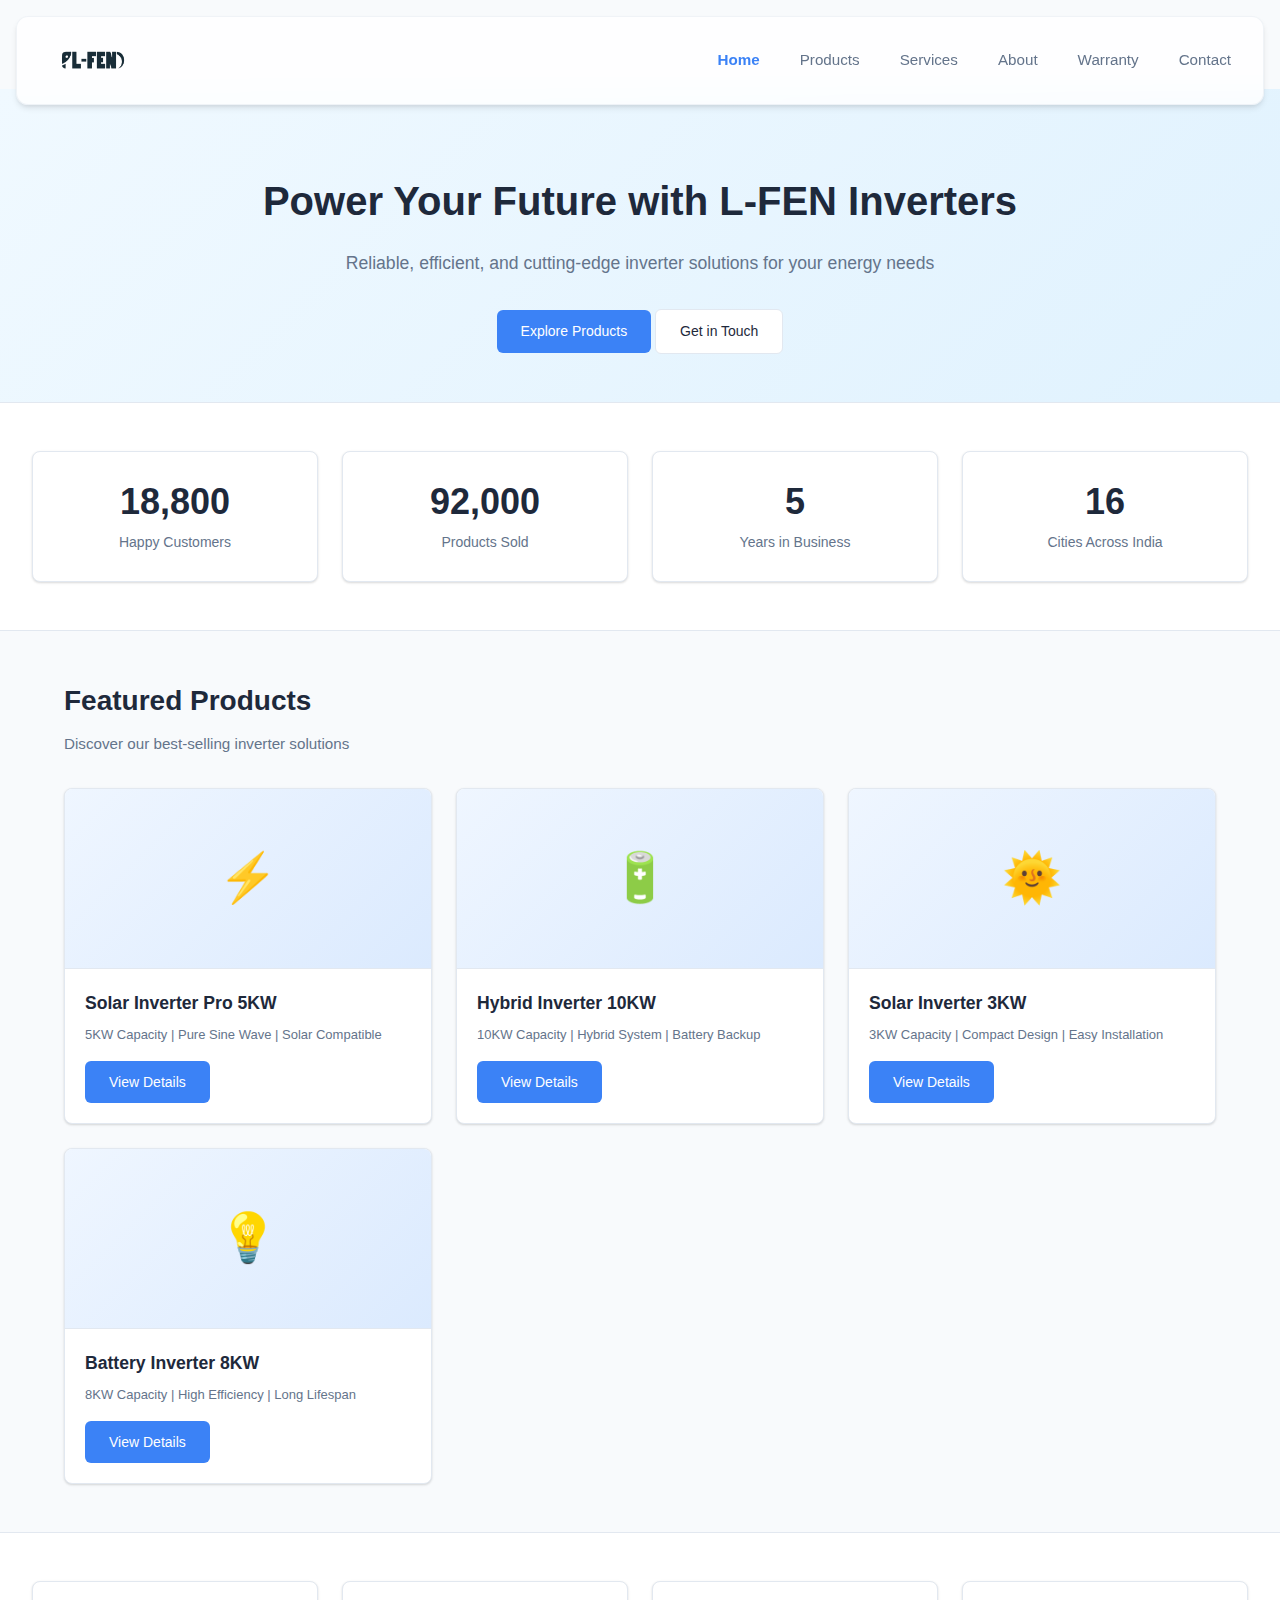
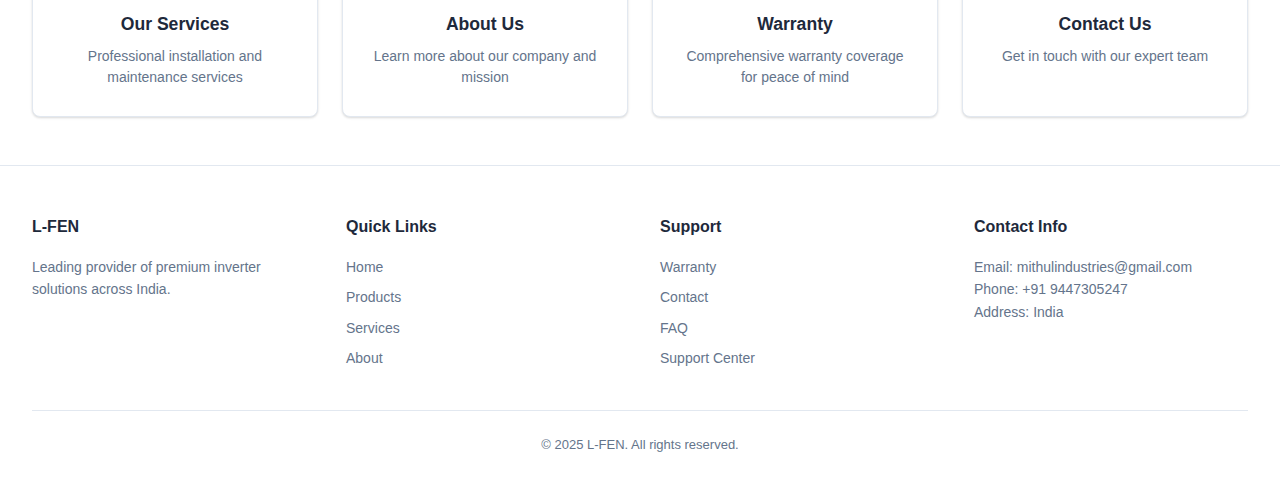
<file: index.html>
<!DOCTYPE html>
<html lang="en">
  <head>
    <meta charset="UTF-8" />
    <meta name="viewport" content="width=device-width, initial-scale=1.0" />
    <title>L-FEN - Premium Inverter Solutions</title>
    <link rel="stylesheet" href="style.css" />
  </head>
  <body>
    <!-- Header -->
    <header>
      <nav>
        <a href="index.html" class="logo">
          <img src="logo.png" alt="L-FEN Logo" />
        </a>
        <button class="menu-toggle">☰</button>
        <ul class="nav-links">
          <li><a href="index.html">Home</a></li>
          <li><a href="products.html">Products</a></li>
          <li><a href="services.html">Services</a></li>
          <li><a href="about.html">About</a></li>
          <li><a href="warranty.html">Warranty</a></li>
          <li><a href="contact.html">Contact</a></li>
        </ul>
      </nav>
    </header>

    <!-- Hero Section -->
    <section class="hero">
      <div class="hero-content">
        <h1>Power Your Future with L-FEN Inverters</h1>
        <p>
          Reliable, efficient, and cutting-edge inverter solutions for your
          energy needs
        </p>
        <a href="products.html" class="btn">Explore Products</a>
        <a href="contact.html" class="btn btn-secondary">Get in Touch</a>
      </div>
    </section>

    <!-- Stats Section -->
    <section class="stats-section">
      <div class="stats-grid">
        <div class="stat-card">
          <div class="stat-number" data-target="50000">50,000+</div>
          <div class="stat-label">Happy Customers</div>
        </div>
        <div class="stat-card">
          <div class="stat-number" data-target="250000">250,000+</div>
          <div class="stat-label">Products Sold</div>
        </div>
        <div class="stat-card">
          <div class="stat-number" data-target="15">15+</div>
          <div class="stat-label">Years in Business</div>
        </div>
        <div class="stat-card">
          <div class="stat-number" data-target="45">45+</div>
          <div class="stat-label">Cities Across India</div>
        </div>
      </div>
    </section>

    <!-- Featured Products -->
    <section class="products-section">
      <div class="container">
        <h2 class="section-title">Featured Products</h2>
        <p class="section-subtitle">
          Discover our best-selling inverter solutions
        </p>
        <div class="products-grid">
          <div class="product-card">
            <div class="product-image">⚡</div>
            <div class="product-info">
              <h3 class="product-name">Solar Inverter Pro 5KW</h3>
              <p class="product-specs">
                5KW Capacity | Pure Sine Wave | Solar Compatible
              </p>
              <a href="products.html" class="btn">View Details</a>
            </div>
          </div>
          <div class="product-card">
            <div class="product-image">🔋</div>
            <div class="product-info">
              <h3 class="product-name">Hybrid Inverter 10KW</h3>
              <p class="product-specs">
                10KW Capacity | Hybrid System | Battery Backup
              </p>
              <a href="products.html" class="btn">View Details</a>
            </div>
          </div>
          <div class="product-card">
            <div class="product-image">🌞</div>
            <div class="product-info">
              <h3 class="product-name">Solar Inverter 3KW</h3>
              <p class="product-specs">
                3KW Capacity | Compact Design | Easy Installation
              </p>
              <a href="products.html" class="btn">View Details</a>
            </div>
          </div>
          <div class="product-card">
            <div class="product-image">💡</div>
            <div class="product-info">
              <h3 class="product-name">Battery Inverter 8KW</h3>
              <p class="product-specs">
                8KW Capacity | High Efficiency | Long Lifespan
              </p>
              <a href="products.html" class="btn">View Details</a>
            </div>
          </div>
        </div>
      </div>
    </section>

    <!-- Quick Links -->
    <section class="quick-links">
      <div class="links-grid">
        <a href="services.html" class="link-card">
          <h3>Our Services</h3>
          <p>Professional installation and maintenance services</p>
        </a>
        <a href="about.html" class="link-card">
          <h3>About Us</h3>
          <p>Learn more about our company and mission</p>
        </a>
        <a href="warranty.html" class="link-card">
          <h3>Warranty</h3>
          <p>Comprehensive warranty coverage for peace of mind</p>
        </a>
        <a href="contact.html" class="link-card">
          <h3>Contact Us</h3>
          <p>Get in touch with our expert team</p>
        </a>
      </div>
    </section>

    <!-- Footer -->
    <footer>
      <div class="footer-content">
        <div class="footer-section">
          <h4>L-FEN</h4>
          <p>Leading provider of premium inverter solutions across India.</p>
        </div>
        <div class="footer-section">
          <h4>Quick Links</h4>
          <ul>
            <li><a href="index.html">Home</a></li>
            <li><a href="products.html">Products</a></li>
            <li><a href="services.html">Services</a></li>
            <li><a href="about.html">About</a></li>
          </ul>
        </div>
        <div class="footer-section">
          <h4>Support</h4>
          <ul>
            <li><a href="warranty.html">Warranty</a></li>
            <li><a href="contact.html">Contact</a></li>
            <li><a href="#">FAQ</a></li>
            <li><a href="#">Support Center</a></li>
          </ul>
        </div>
        <div class="footer-section">
          <h4>Contact Info</h4>
          <p>Email: mithulindustries@gmail.com</p>
          <p>Phone: +91 9447305247</p>
          <p>Address: India</p>
        </div>
      </div>
      <div class="footer-bottom">
        <p>&copy; 2025 L-FEN. All rights reserved.</p>
      </div>
    </footer>

    <script src="main.js"></script>
  </body>
</html>
</file>
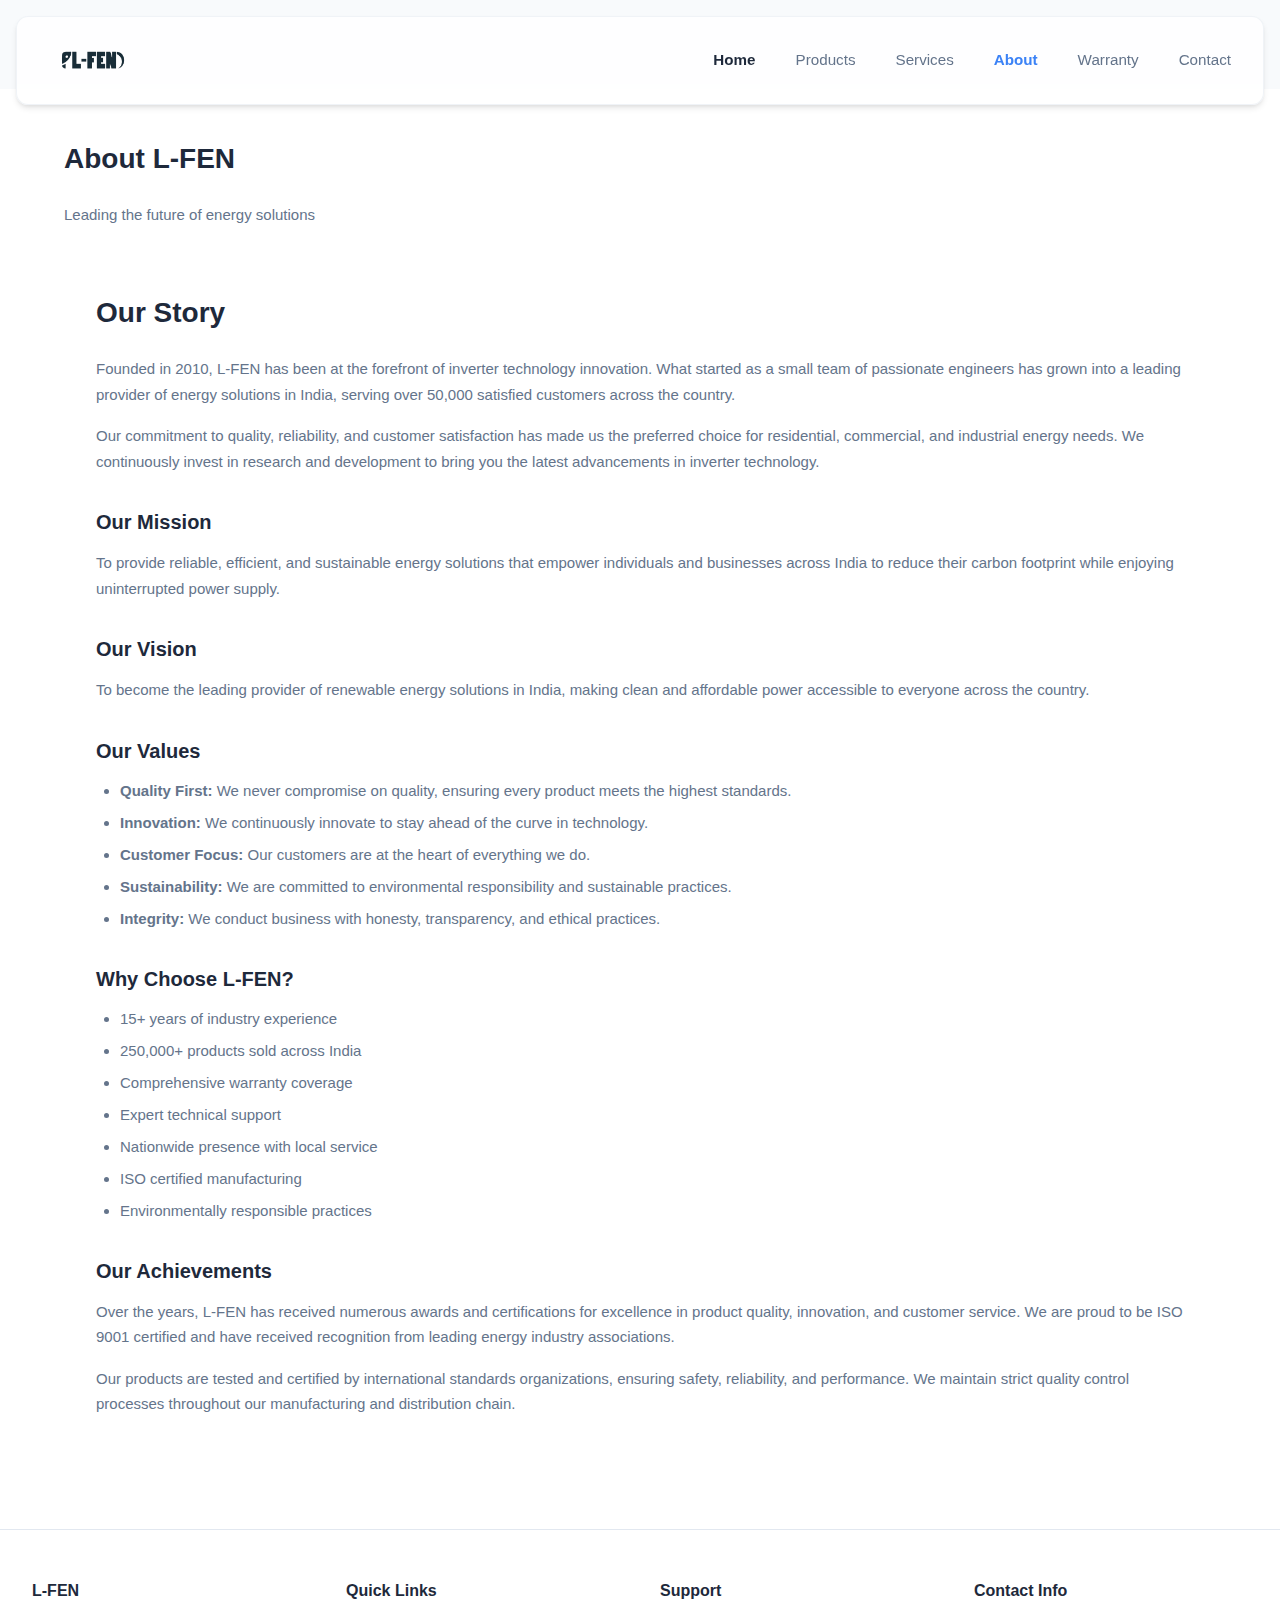
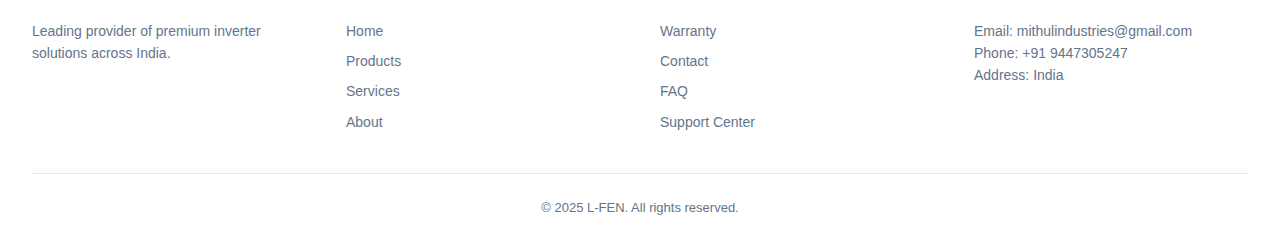
<file: about.html>
<!DOCTYPE html>
<html lang="en">
  <head>
    <meta charset="UTF-8" />
    <meta name="viewport" content="width=device-width, initial-scale=1.0" />
    <title>About Us - L-FEN Inverters</title>
    <link rel="stylesheet" href="style.css" />
  </head>
  <body>
    <!-- Header -->
    <header>
      <nav>
        <a href="index.html" class="logo">
          <img src="logo.png" alt="L-FEN Logo" />
        </a>
        <button class="menu-toggle">☰</button>
        <ul class="nav-links">
          <li><a href="index.html">Home</a></li>
          <li><a href="products.html">Products</a></li>
          <li><a href="services.html">Services</a></li>
          <li><a href="about.html">About</a></li>
          <li><a href="warranty.html">Warranty</a></li>
          <li><a href="contact.html">Contact</a></li>
        </ul>
      </nav>
    </header>

    <!-- About Section -->
    <section class="content-section">
      <div class="container">
        <h2 class="section-title">About L-FEN</h2>
        <p class="section-subtitle">Leading the future of energy solutions</p>

        <div class="content-section">
          <h2>Our Story</h2>
          <p>
            Founded in 2010, L-FEN has been at the forefront of inverter
            technology innovation. What started as a small team of passionate
            engineers has grown into a leading provider of energy solutions in
            India, serving over 50,000 satisfied customers across the country.
          </p>
          <p>
            Our commitment to quality, reliability, and customer satisfaction
            has made us the preferred choice for residential, commercial, and
            industrial energy needs. We continuously invest in research and
            development to bring you the latest advancements in inverter
            technology.
          </p>

          <h3>Our Mission</h3>
          <p>
            To provide reliable, efficient, and sustainable energy solutions
            that empower individuals and businesses across India to reduce their
            carbon footprint while enjoying uninterrupted power supply.
          </p>

          <h3>Our Vision</h3>
          <p>
            To become the leading provider of renewable energy solutions in
            India, making clean and affordable power accessible to everyone
            across the country.
          </p>

          <h3>Our Values</h3>
          <ul>
            <li>
              <strong>Quality First:</strong> We never compromise on quality,
              ensuring every product meets the highest standards.
            </li>
            <li>
              <strong>Innovation:</strong> We continuously innovate to stay
              ahead of the curve in technology.
            </li>
            <li>
              <strong>Customer Focus:</strong> Our customers are at the heart of
              everything we do.
            </li>
            <li>
              <strong>Sustainability:</strong> We are committed to environmental
              responsibility and sustainable practices.
            </li>
            <li>
              <strong>Integrity:</strong> We conduct business with honesty,
              transparency, and ethical practices.
            </li>
          </ul>

          <h3>Why Choose L-FEN?</h3>
          <ul>
            <li>15+ years of industry experience</li>
            <li>250,000+ products sold across India</li>
            <li>Comprehensive warranty coverage</li>
            <li>Expert technical support</li>
            <li>Nationwide presence with local service</li>
            <li>ISO certified manufacturing</li>
            <li>Environmentally responsible practices</li>
          </ul>

          <h3>Our Achievements</h3>
          <p>
            Over the years, L-FEN has received numerous awards and
            certifications for excellence in product quality, innovation, and
            customer service. We are proud to be ISO 9001 certified and have
            received recognition from leading energy industry associations.
          </p>
          <p>
            Our products are tested and certified by international standards
            organizations, ensuring safety, reliability, and performance. We
            maintain strict quality control processes throughout our
            manufacturing and distribution chain.
          </p>
        </div>
      </div>
    </section>

    <!-- Footer -->
    <footer>
      <div class="footer-content">
        <div class="footer-section">
          <h4>L-FEN</h4>
          <p>Leading provider of premium inverter solutions across India.</p>
        </div>
        <div class="footer-section">
          <h4>Quick Links</h4>
          <ul>
            <li><a href="index.html">Home</a></li>
            <li><a href="products.html">Products</a></li>
            <li><a href="services.html">Services</a></li>
            <li><a href="about.html">About</a></li>
          </ul>
        </div>
        <div class="footer-section">
          <h4>Support</h4>
          <ul>
            <li><a href="warranty.html">Warranty</a></li>
            <li><a href="contact.html">Contact</a></li>
            <li><a href="#">FAQ</a></li>
            <li><a href="#">Support Center</a></li>
          </ul>
        </div>
        <div class="footer-section">
          <h4>Contact Info</h4>
          <p>Email: mithulindustries@gmail.com</p>
          <p>Phone: +91 9447305247</p>
          <p>Address: India</p>
        </div>
      </div>
      <div class="footer-bottom">
        <p>&copy; 2025 L-FEN. All rights reserved.</p>
      </div>
    </footer>

    <script src="main.js"></script>
  </body>
</html>
</file>
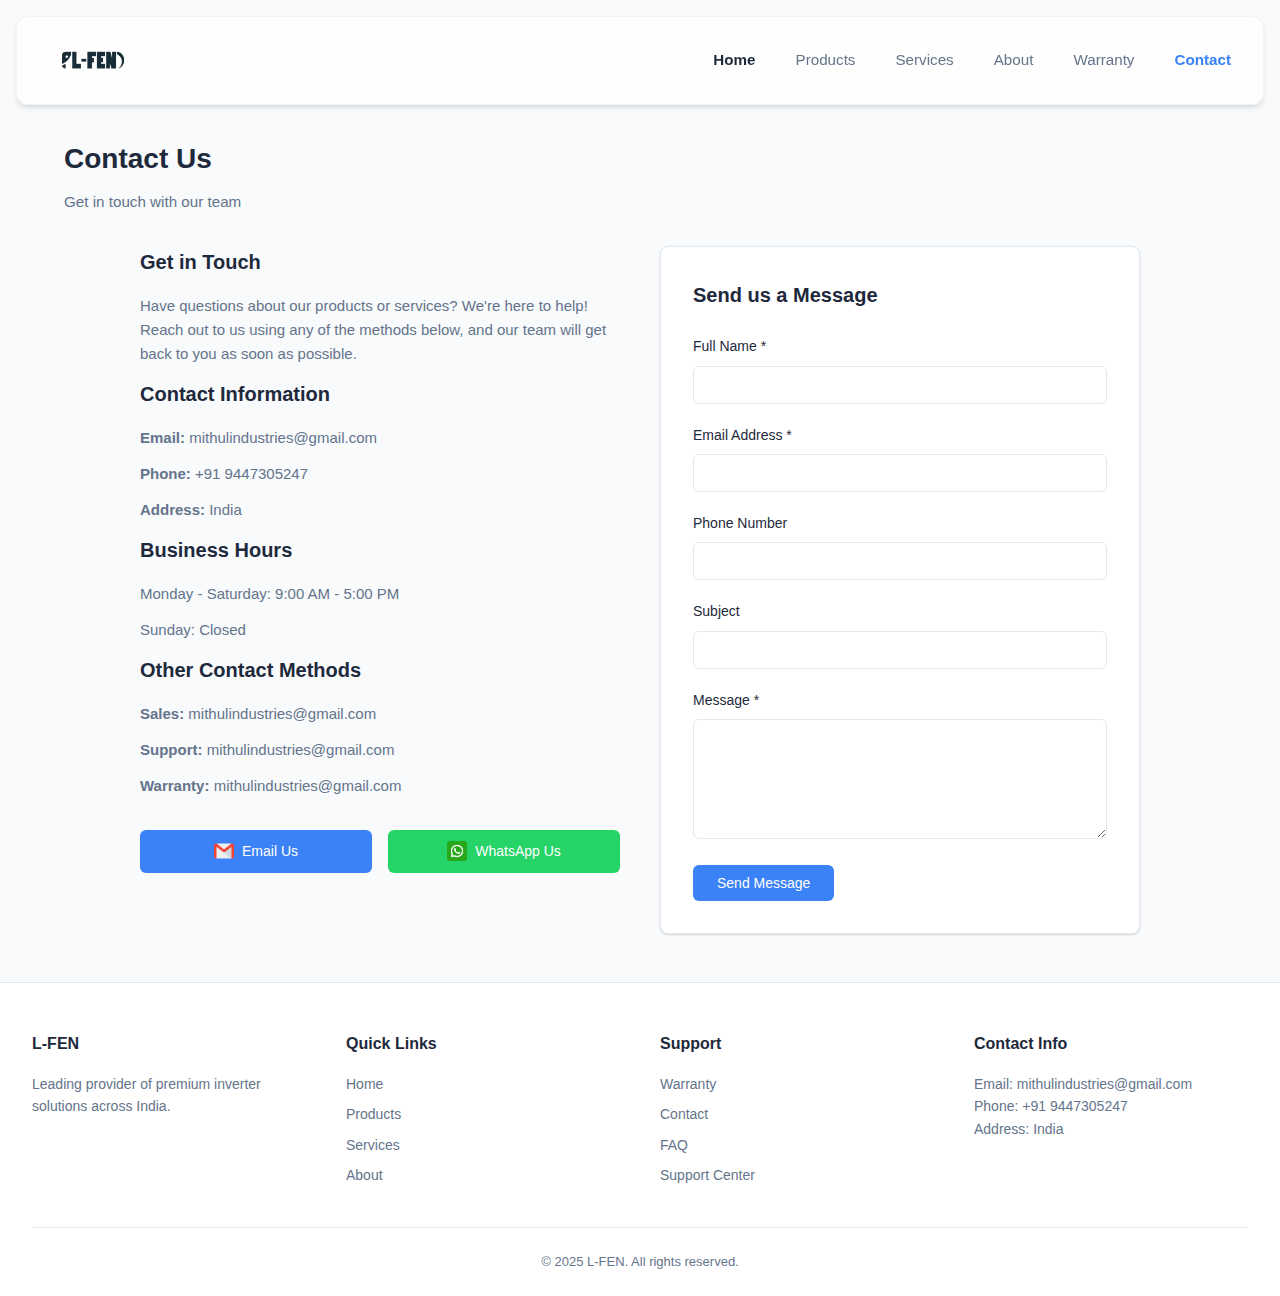
<file: contact.html>
<!DOCTYPE html>
<html lang="en">
  <head>
    <meta charset="UTF-8" />
    <meta name="viewport" content="width=device-width, initial-scale=1.0" />
    <title>Contact Us - L-FEN Inverters</title>
    <link rel="stylesheet" href="style.css" />
  </head>
  <body>
    <!-- Header -->
    <header>
      <nav>
        <a href="index.html" class="logo">
          <img src="logo.png" alt="L-FEN Logo" />
        </a>
        <button class="menu-toggle">☰</button>
        <ul class="nav-links">
          <li><a href="index.html">Home</a></li>
          <li><a href="products.html">Products</a></li>
          <li><a href="services.html">Services</a></li>
          <li><a href="about.html">About</a></li>
          <li><a href="warranty.html">Warranty</a></li>
          <li><a href="contact.html">Contact</a></li>
        </ul>
      </nav>
    </header>

    <!-- Contact Section -->
    <section class="contact-section">
      <div class="container">
        <h2 class="section-title">Contact Us</h2>
        <p class="section-subtitle">Get in touch with our team</p>

        <div class="contact-container">
          <div class="contact-info">
            <h3>Get in Touch</h3>
            <p>
              Have questions about our products or services? We're here to help!
              Reach out to us using any of the methods below, and our team will
              get back to you as soon as possible.
            </p>

            <h3>Contact Information</h3>
            <p><strong>Email:</strong> mithulindustries@gmail.com</p>
            <p><strong>Phone:</strong> +91 9447305247</p>
            <p><strong>Address:</strong> India</p>

            <h3>Business Hours</h3>
            <p>Monday - Saturday: 9:00 AM - 5:00 PM</p>
            <p>Sunday: Closed</p>

            <h3>Other Contact Methods</h3>
            <p><strong>Sales:</strong> mithulindustries@gmail.com</p>
            <p><strong>Support:</strong> mithulindustries@gmail.com</p>
            <p><strong>Warranty:</strong> mithulindustries@gmail.com</p>

            <div
              style="
                margin-top: 2rem;
                display: flex;
                gap: 1rem;
                flex-wrap: wrap;
              "
            >
              <a
                href="mailto:mithulindustries@gmail.com"
                class="btn"
                style="
                  flex: 1;
                  min-width: 150px;
                  text-align: center;
                  display: flex;
                  align-items: center;
                  justify-content: center;
                  gap: 0.5rem;
                "
              >
                <img
                  src="gmail.png"
                  alt="Gmail"
                  style="width: 20px; height: 20px"
                />
                Email Us
              </a>
              <a
                href="https://wa.me/919447305247"
                target="_blank"
                class="btn"
                style="
                  flex: 1;
                  min-width: 150px;
                  text-align: center;
                  background-color: #25d366;
                  display: flex;
                  align-items: center;
                  justify-content: center;
                  gap: 0.5rem;
                "
              >
                <img
                  src="whatsapp.png"
                  alt="WhatsApp"
                  style="width: 20px; height: 20px"
                />
                WhatsApp Us
              </a>
            </div>
          </div>

          <form class="contact-form" id="contact-form">
            <h3>Send us a Message</h3>
            <div class="form-group">
              <label for="name">Full Name *</label>
              <input type="text" id="name" name="name" required />
            </div>
            <div class="form-group">
              <label for="email">Email Address *</label>
              <input type="email" id="email" name="email" required />
            </div>
            <div class="form-group">
              <label for="phone">Phone Number</label>
              <input type="tel" id="phone" name="phone" />
            </div>
            <div class="form-group">
              <label for="subject">Subject</label>
              <input type="text" id="subject" name="subject" />
            </div>
            <div class="form-group">
              <label for="message">Message *</label>
              <textarea id="message" name="message" required></textarea>
            </div>
            <button type="submit" class="btn">Send Message</button>
          </form>
        </div>
      </div>
    </section>

    <!-- Footer -->
    <footer>
      <div class="footer-content">
        <div class="footer-section">
          <h4>L-FEN</h4>
          <p>Leading provider of premium inverter solutions across India.</p>
        </div>
        <div class="footer-section">
          <h4>Quick Links</h4>
          <ul>
            <li><a href="index.html">Home</a></li>
            <li><a href="products.html">Products</a></li>
            <li><a href="services.html">Services</a></li>
            <li><a href="about.html">About</a></li>
          </ul>
        </div>
        <div class="footer-section">
          <h4>Support</h4>
          <ul>
            <li><a href="warranty.html">Warranty</a></li>
            <li><a href="contact.html">Contact</a></li>
            <li><a href="#">FAQ</a></li>
            <li><a href="#">Support Center</a></li>
          </ul>
        </div>
        <div class="footer-section">
          <h4>Contact Info</h4>
          <p>Email: mithulindustries@gmail.com</p>
          <p>Phone: +91 9447305247</p>
          <p>Address: India</p>
        </div>
      </div>
      <div class="footer-bottom">
        <p>&copy; 2025 L-FEN. All rights reserved.</p>
      </div>
    </footer>

    <script src="main.js"></script>
  </body>
</html>
</file>
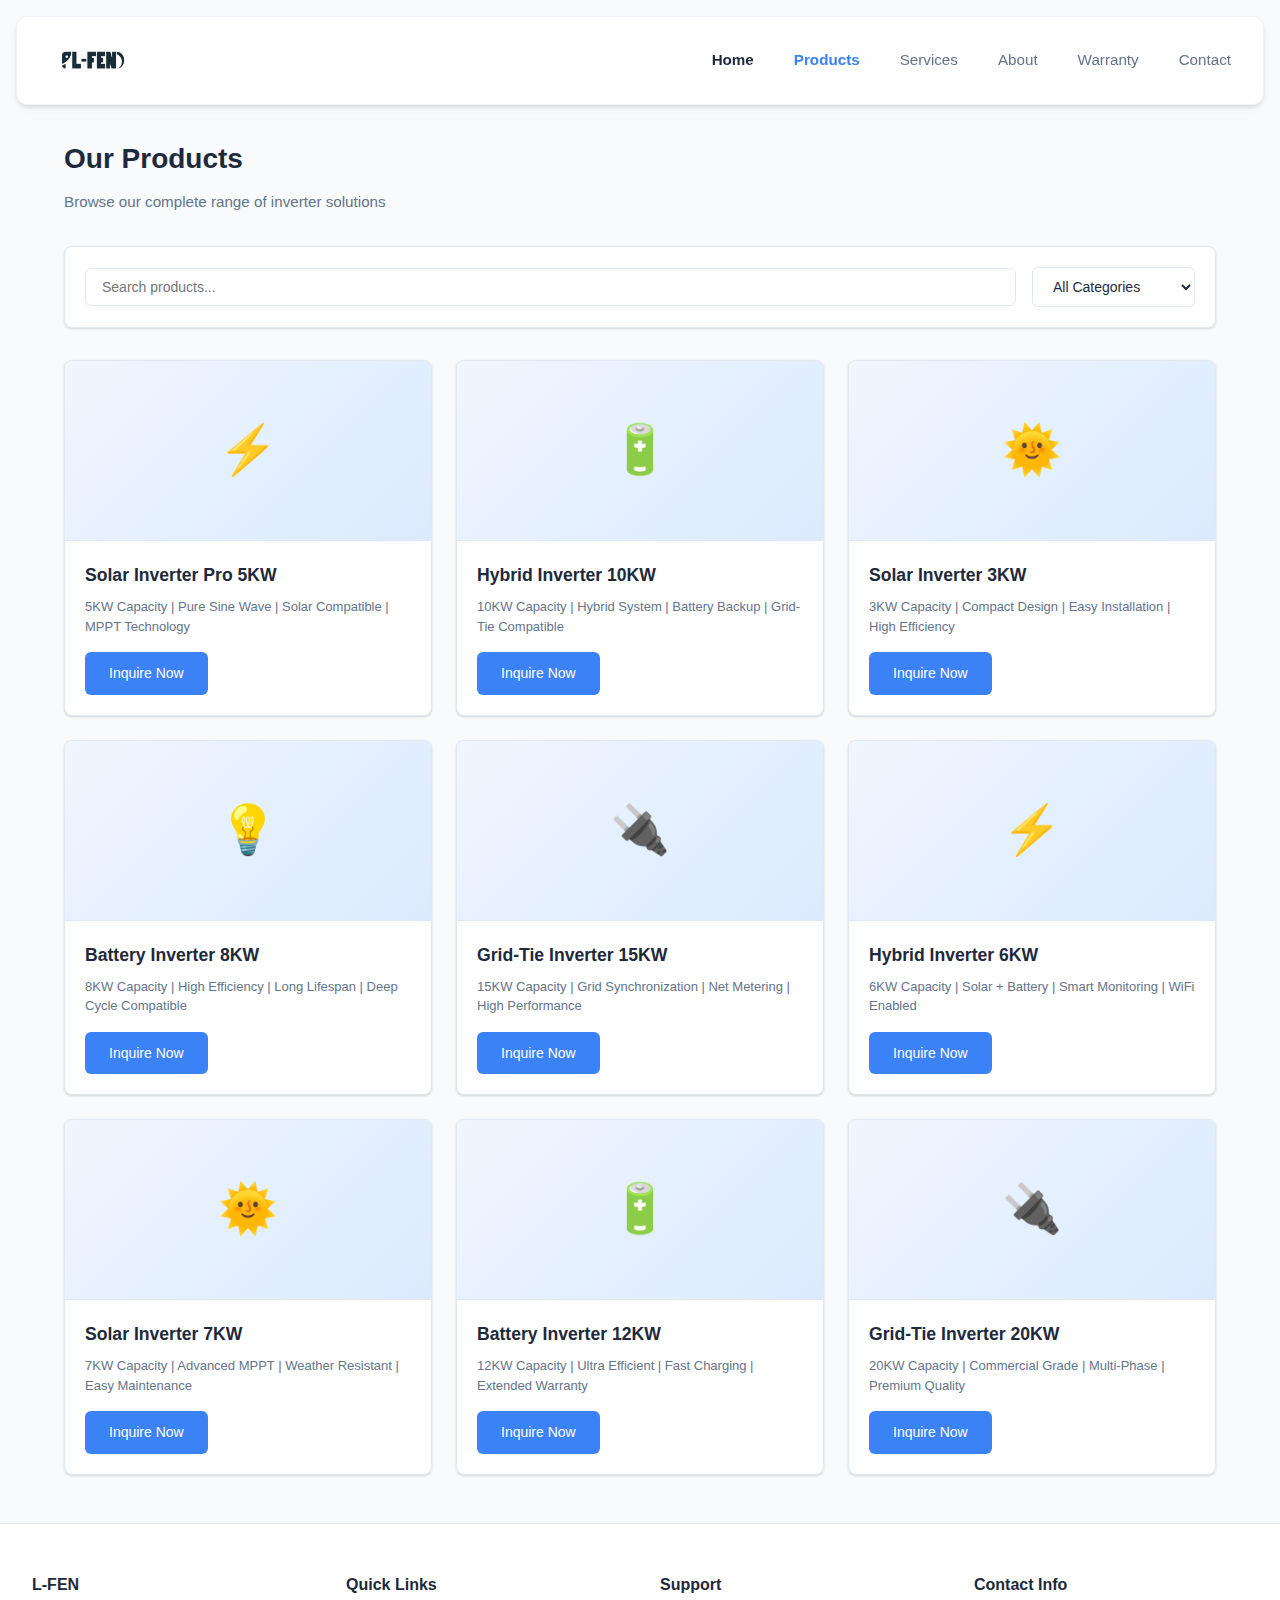
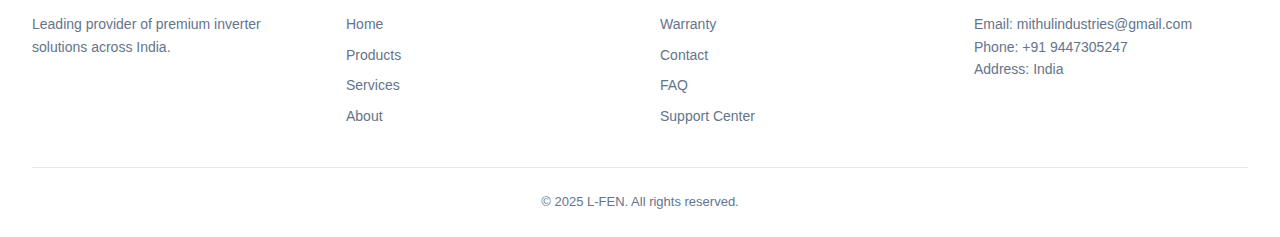
<file: products.html>
<!DOCTYPE html>
<html lang="en">
  <head>
    <meta charset="UTF-8" />
    <meta name="viewport" content="width=device-width, initial-scale=1.0" />
    <title>Products - L-FEN Inverters</title>
    <link rel="stylesheet" href="style.css" />
  </head>
  <body>
    <!-- Header -->
    <header>
      <nav>
        <a href="index.html" class="logo">
          <img src="logo.png" alt="L-FEN Logo" />
        </a>
        <button class="menu-toggle">☰</button>
        <ul class="nav-links">
          <li><a href="index.html">Home</a></li>
          <li><a href="products.html">Products</a></li>
          <li><a href="services.html">Services</a></li>
          <li><a href="about.html">About</a></li>
          <li><a href="warranty.html">Warranty</a></li>
          <li><a href="contact.html">Contact</a></li>
        </ul>
      </nav>
    </header>

    <!-- Products Section -->
    <section class="products-section">
      <div class="container">
        <h2 class="section-title">Our Products</h2>
        <p class="section-subtitle">
          Browse our complete range of inverter solutions
        </p>

        <!-- Filter Section -->
        <div class="filter-section">
          <div class="filter-container">
            <input
              type="text"
              id="product-search"
              placeholder="Search products..."
            />
            <select id="category-filter">
              <option value="all">All Categories</option>
              <option value="solar">Solar Inverters</option>
              <option value="hybrid">Hybrid Inverters</option>
              <option value="battery">Battery Inverters</option>
              <option value="grid">Grid-Tie Inverters</option>
            </select>
          </div>
        </div>

        <!-- Products Grid -->
        <div class="products-grid">
          <div class="product-card" data-category="solar">
            <div class="product-image">⚡</div>
            <div class="product-info">
              <h3 class="product-name">Solar Inverter Pro 5KW</h3>
              <p class="product-specs">
                5KW Capacity | Pure Sine Wave | Solar Compatible | MPPT
                Technology
              </p>
              <a
                href="#"
                class="btn inquire-btn"
                data-product="Solar Inverter Pro 5KW"
                >Inquire Now</a
              >
            </div>
          </div>

          <div class="product-card" data-category="hybrid">
            <div class="product-image">🔋</div>
            <div class="product-info">
              <h3 class="product-name">Hybrid Inverter 10KW</h3>
              <p class="product-specs">
                10KW Capacity | Hybrid System | Battery Backup | Grid-Tie
                Compatible
              </p>
              <a
                href="#"
                class="btn inquire-btn"
                data-product="Hybrid Inverter 10KW"
                >Inquire Now</a
              >
            </div>
          </div>

          <div class="product-card" data-category="solar">
            <div class="product-image">🌞</div>
            <div class="product-info">
              <h3 class="product-name">Solar Inverter 3KW</h3>
              <p class="product-specs">
                3KW Capacity | Compact Design | Easy Installation | High
                Efficiency
              </p>
              <a
                href="#"
                class="btn inquire-btn"
                data-product="Solar Inverter 3KW"
                >Inquire Now</a
              >
            </div>
          </div>

          <div class="product-card" data-category="battery">
            <div class="product-image">💡</div>
            <div class="product-info">
              <h3 class="product-name">Battery Inverter 8KW</h3>
              <p class="product-specs">
                8KW Capacity | High Efficiency | Long Lifespan | Deep Cycle
                Compatible
              </p>
              <a
                href="#"
                class="btn inquire-btn"
                data-product="Battery Inverter 8KW"
                >Inquire Now</a
              >
            </div>
          </div>

          <div class="product-card" data-category="grid">
            <div class="product-image">🔌</div>
            <div class="product-info">
              <h3 class="product-name">Grid-Tie Inverter 15KW</h3>
              <p class="product-specs">
                15KW Capacity | Grid Synchronization | Net Metering | High
                Performance
              </p>
              <a
                href="#"
                class="btn inquire-btn"
                data-product="Grid-Tie Inverter 15KW"
                >Inquire Now</a
              >
            </div>
          </div>

          <div class="product-card" data-category="hybrid">
            <div class="product-image">⚡</div>
            <div class="product-info">
              <h3 class="product-name">Hybrid Inverter 6KW</h3>
              <p class="product-specs">
                6KW Capacity | Solar + Battery | Smart Monitoring | WiFi Enabled
              </p>
              <a
                href="#"
                class="btn inquire-btn"
                data-product="Hybrid Inverter 6KW"
                >Inquire Now</a
              >
            </div>
          </div>

          <div class="product-card" data-category="solar">
            <div class="product-image">🌞</div>
            <div class="product-info">
              <h3 class="product-name">Solar Inverter 7KW</h3>
              <p class="product-specs">
                7KW Capacity | Advanced MPPT | Weather Resistant | Easy
                Maintenance
              </p>
              <a
                href="#"
                class="btn inquire-btn"
                data-product="Solar Inverter 7KW"
                >Inquire Now</a
              >
            </div>
          </div>

          <div class="product-card" data-category="battery">
            <div class="product-image">🔋</div>
            <div class="product-info">
              <h3 class="product-name">Battery Inverter 12KW</h3>
              <p class="product-specs">
                12KW Capacity | Ultra Efficient | Fast Charging | Extended
                Warranty
              </p>
              <a
                href="#"
                class="btn inquire-btn"
                data-product="Battery Inverter 12KW"
                >Inquire Now</a
              >
            </div>
          </div>

          <div class="product-card" data-category="grid">
            <div class="product-image">🔌</div>
            <div class="product-info">
              <h3 class="product-name">Grid-Tie Inverter 20KW</h3>
              <p class="product-specs">
                20KW Capacity | Commercial Grade | Multi-Phase | Premium Quality
              </p>
              <a
                href="#"
                class="btn inquire-btn"
                data-product="Grid-Tie Inverter 20KW"
                >Inquire Now</a
              >
            </div>
          </div>
        </div>
      </div>
    </section>

    <!-- Footer -->
    <footer>
      <div class="footer-content">
        <div class="footer-section">
          <h4>L-FEN</h4>
          <p>Leading provider of premium inverter solutions across India.</p>
        </div>
        <div class="footer-section">
          <h4>Quick Links</h4>
          <ul>
            <li><a href="index.html">Home</a></li>
            <li><a href="products.html">Products</a></li>
            <li><a href="services.html">Services</a></li>
            <li><a href="about.html">About</a></li>
          </ul>
        </div>
        <div class="footer-section">
          <h4>Support</h4>
          <ul>
            <li><a href="warranty.html">Warranty</a></li>
            <li><a href="contact.html">Contact</a></li>
            <li><a href="#">FAQ</a></li>
            <li><a href="#">Support Center</a></li>
          </ul>
        </div>
        <div class="footer-section">
          <h4>Contact Info</h4>
          <p>Email: mithulindustries@gmail.com</p>
          <p>Phone: +91 9447305247</p>
          <p>Address: India</p>
        </div>
      </div>
      <div class="footer-bottom">
        <p>&copy; 2025 L-FEN. All rights reserved.</p>
      </div>
    </footer>

    <script src="main.js"></script>
  </body>
</html>
</file>
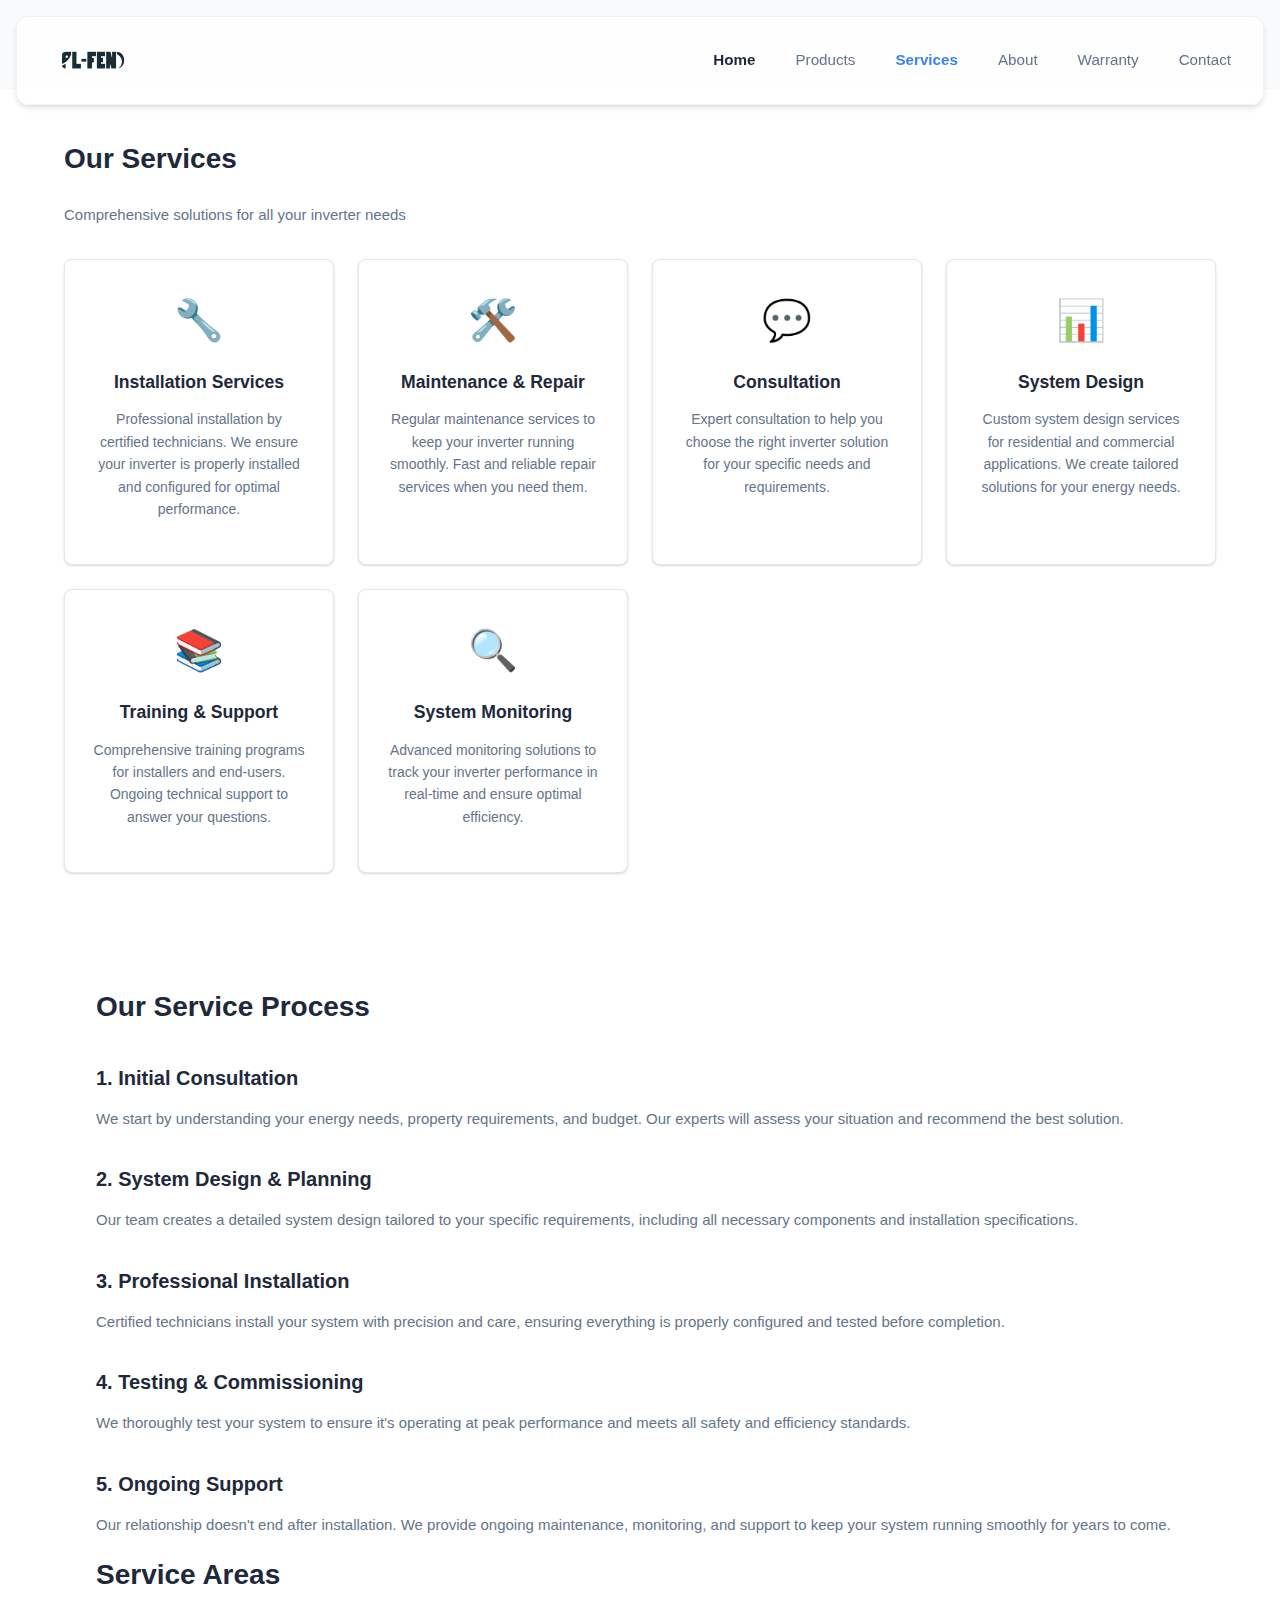
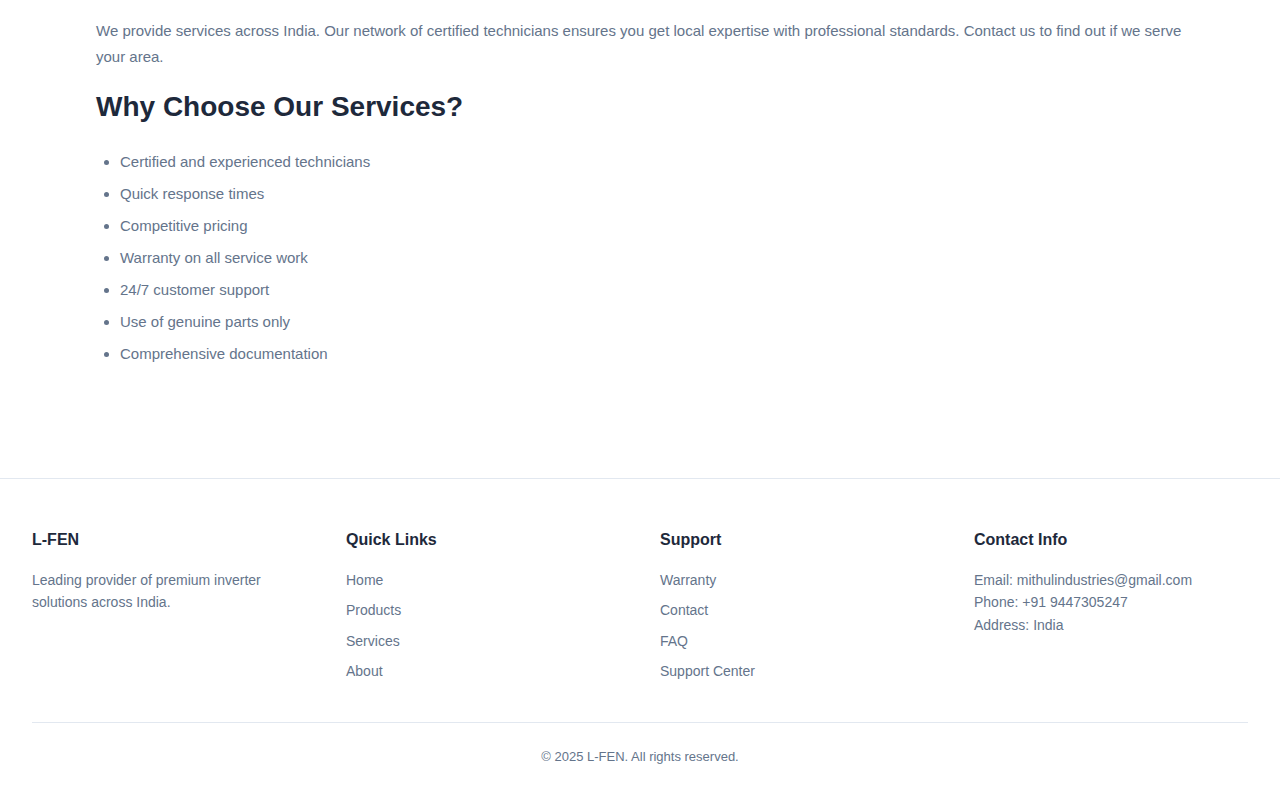
<file: services.html>
<!DOCTYPE html>
<html lang="en">
  <head>
    <meta charset="UTF-8" />
    <meta name="viewport" content="width=device-width, initial-scale=1.0" />
    <title>Services - L-FEN Inverters</title>
    <link rel="stylesheet" href="style.css" />
  </head>
  <body>
    <!-- Header -->
    <header>
      <nav>
        <a href="index.html" class="logo">
          <img src="logo.png" alt="L-FEN Logo" />
        </a>
        <button class="menu-toggle">☰</button>
        <ul class="nav-links">
          <li><a href="index.html">Home</a></li>
          <li><a href="products.html">Products</a></li>
          <li><a href="services.html">Services</a></li>
          <li><a href="about.html">About</a></li>
          <li><a href="warranty.html">Warranty</a></li>
          <li><a href="contact.html">Contact</a></li>
        </ul>
      </nav>
    </header>

    <!-- Services Section -->
    <section class="content-section">
      <div class="container">
        <h2 class="section-title">Our Services</h2>
        <p class="section-subtitle">
          Comprehensive solutions for all your inverter needs
        </p>

        <div class="services-grid">
          <div class="service-card">
            <div class="service-icon">🔧</div>
            <h3>Installation Services</h3>
            <p>
              Professional installation by certified technicians. We ensure your
              inverter is properly installed and configured for optimal
              performance.
            </p>
          </div>

          <div class="service-card">
            <div class="service-icon">🛠️</div>
            <h3>Maintenance & Repair</h3>
            <p>
              Regular maintenance services to keep your inverter running
              smoothly. Fast and reliable repair services when you need them.
            </p>
          </div>

          <div class="service-card">
            <div class="service-icon">💬</div>
            <h3>Consultation</h3>
            <p>
              Expert consultation to help you choose the right inverter solution
              for your specific needs and requirements.
            </p>
          </div>

          <div class="service-card">
            <div class="service-icon">📊</div>
            <h3>System Design</h3>
            <p>
              Custom system design services for residential and commercial
              applications. We create tailored solutions for your energy needs.
            </p>
          </div>

          <div class="service-card">
            <div class="service-icon">📚</div>
            <h3>Training & Support</h3>
            <p>
              Comprehensive training programs for installers and end-users.
              Ongoing technical support to answer your questions.
            </p>
          </div>

          <div class="service-card">
            <div class="service-icon">🔍</div>
            <h3>System Monitoring</h3>
            <p>
              Advanced monitoring solutions to track your inverter performance
              in real-time and ensure optimal efficiency.
            </p>
          </div>
        </div>

        <div class="content-section" style="margin-top: 4rem">
          <h2>Our Service Process</h2>

          <h3>1. Initial Consultation</h3>
          <p>
            We start by understanding your energy needs, property requirements,
            and budget. Our experts will assess your situation and recommend the
            best solution.
          </p>

          <h3>2. System Design & Planning</h3>
          <p>
            Our team creates a detailed system design tailored to your specific
            requirements, including all necessary components and installation
            specifications.
          </p>

          <h3>3. Professional Installation</h3>
          <p>
            Certified technicians install your system with precision and care,
            ensuring everything is properly configured and tested before
            completion.
          </p>

          <h3>4. Testing & Commissioning</h3>
          <p>
            We thoroughly test your system to ensure it's operating at peak
            performance and meets all safety and efficiency standards.
          </p>

          <h3>5. Ongoing Support</h3>
          <p>
            Our relationship doesn't end after installation. We provide ongoing
            maintenance, monitoring, and support to keep your system running
            smoothly for years to come.
          </p>

          <h2>Service Areas</h2>
          <p>
            We provide services across India. Our network of certified
            technicians ensures you get local expertise with professional
            standards. Contact us to find out if we serve your area.
          </p>

          <h2>Why Choose Our Services?</h2>
          <ul>
            <li>Certified and experienced technicians</li>
            <li>Quick response times</li>
            <li>Competitive pricing</li>
            <li>Warranty on all service work</li>
            <li>24/7 customer support</li>
            <li>Use of genuine parts only</li>
            <li>Comprehensive documentation</li>
          </ul>
        </div>
      </div>
    </section>

    <!-- Footer -->
    <footer>
      <div class="footer-content">
        <div class="footer-section">
          <h4>L-FEN</h4>
          <p>Leading provider of premium inverter solutions across India.</p>
        </div>
        <div class="footer-section">
          <h4>Quick Links</h4>
          <ul>
            <li><a href="index.html">Home</a></li>
            <li><a href="products.html">Products</a></li>
            <li><a href="services.html">Services</a></li>
            <li><a href="about.html">About</a></li>
          </ul>
        </div>
        <div class="footer-section">
          <h4>Support</h4>
          <ul>
            <li><a href="warranty.html">Warranty</a></li>
            <li><a href="contact.html">Contact</a></li>
            <li><a href="#">FAQ</a></li>
            <li><a href="#">Support Center</a></li>
          </ul>
        </div>
        <div class="footer-section">
          <h4>Contact Info</h4>
          <p>Email: mithulindustries@gmail.com</p>
          <p>Phone: +91 9447305247</p>
          <p>Address: India</p>
        </div>
      </div>
      <div class="footer-bottom">
        <p>&copy; 2025 L-FEN. All rights reserved.</p>
      </div>
    </footer>

    <script src="main.js"></script>
  </body>
</html>
</file>
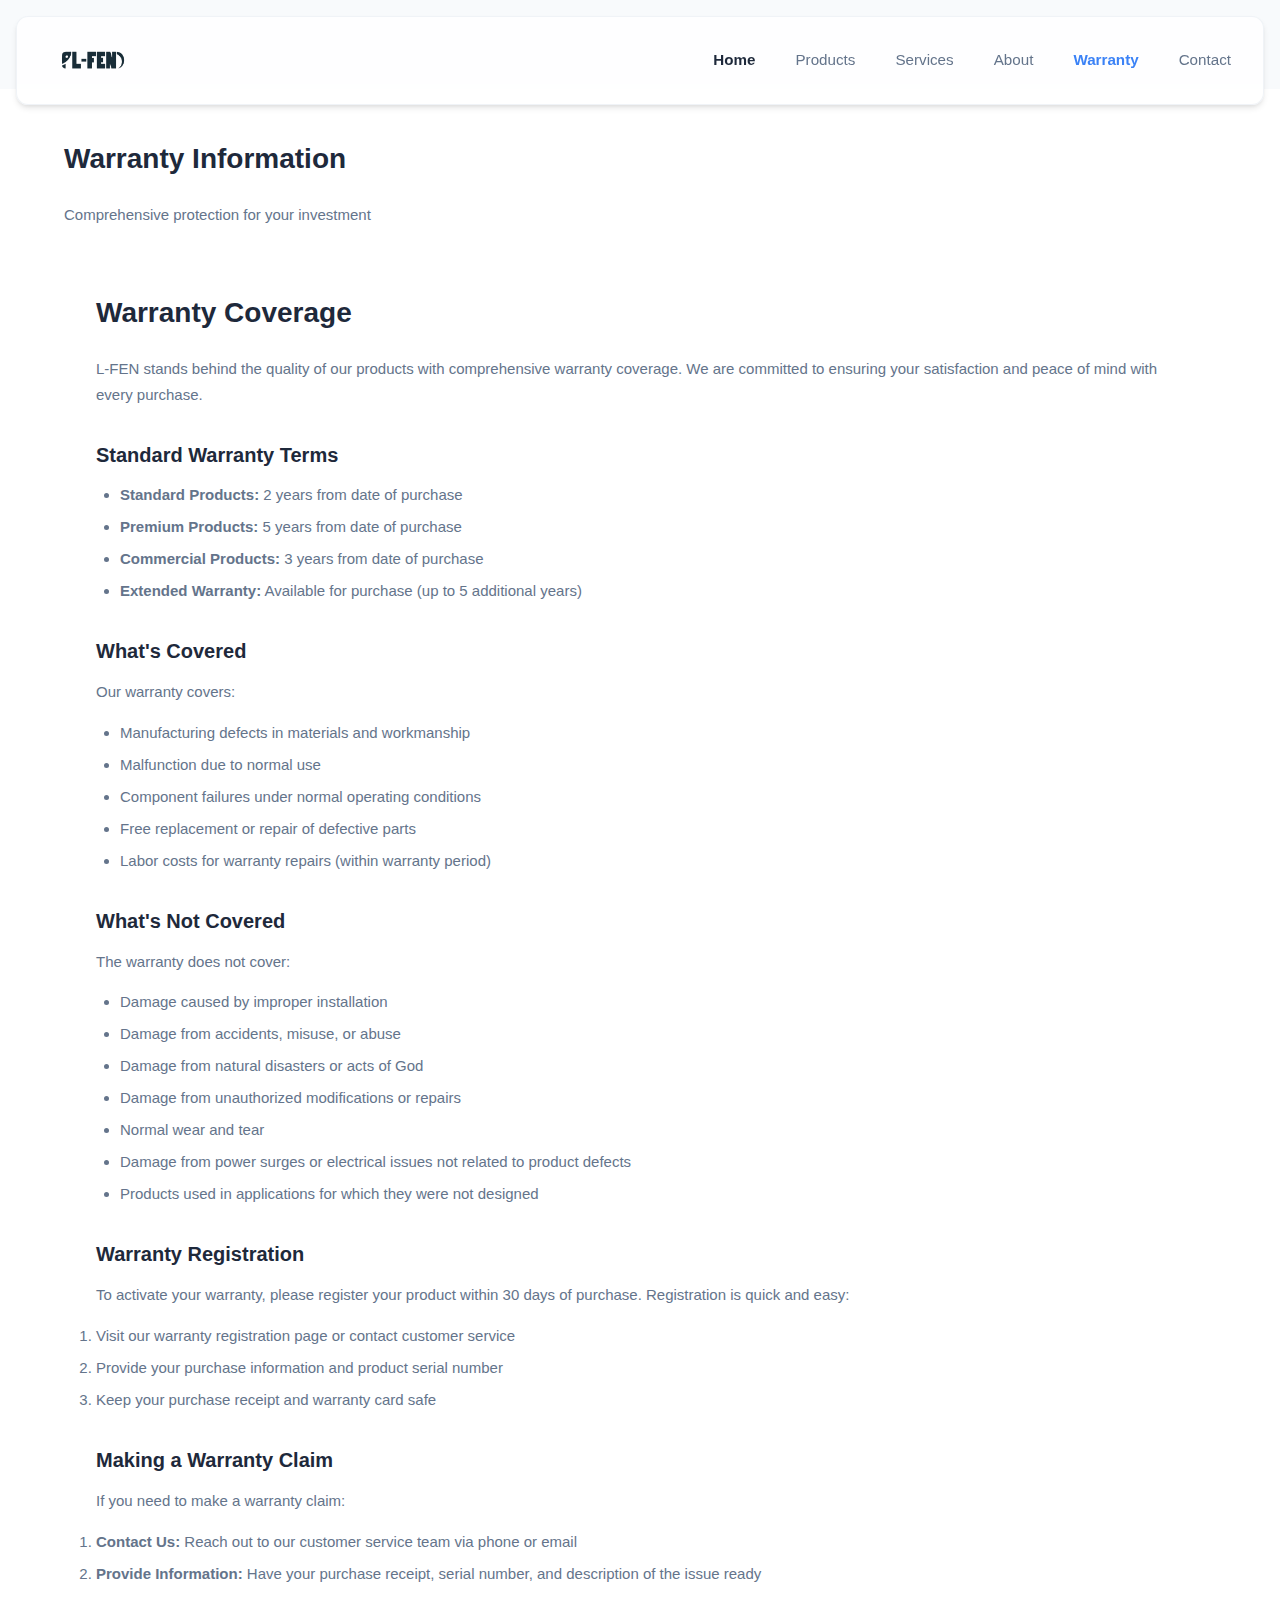
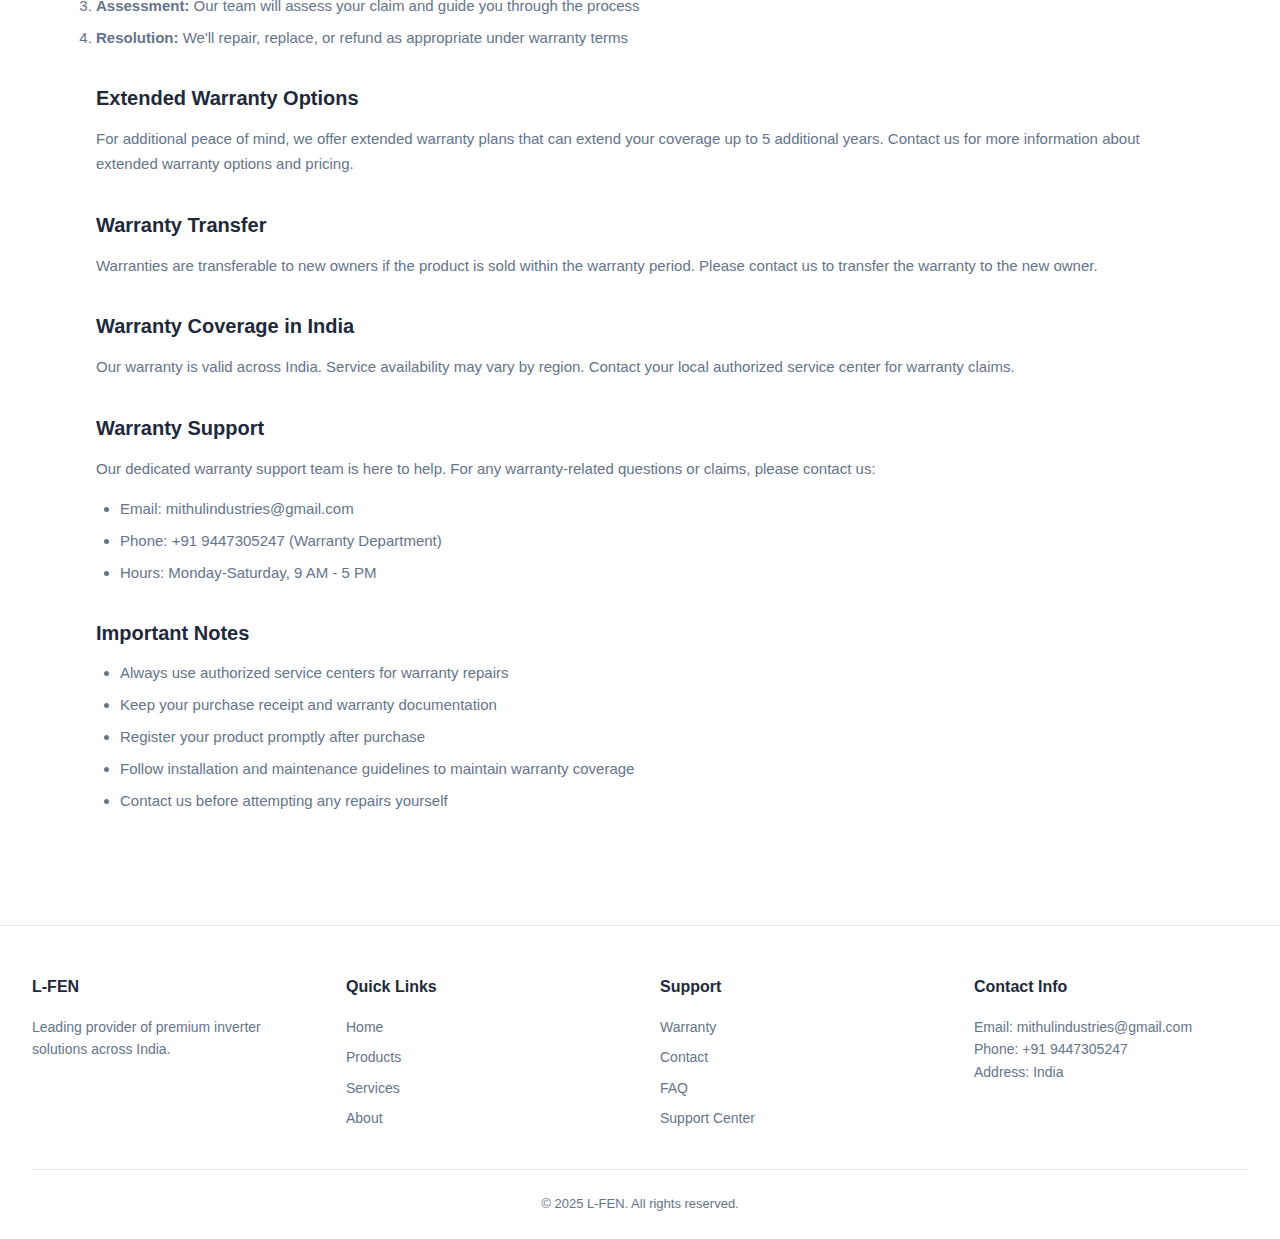
<file: warranty.html>
<!DOCTYPE html>
<html lang="en">
  <head>
    <meta charset="UTF-8" />
    <meta name="viewport" content="width=device-width, initial-scale=1.0" />
    <title>Warranty - L-FEN Inverters</title>
    <link rel="stylesheet" href="style.css" />
  </head>
  <body>
    <!-- Header -->
    <header>
      <nav>
        <a href="index.html" class="logo">
          <img src="logo.png" alt="L-FEN Logo" />
        </a>
        <button class="menu-toggle">☰</button>
        <ul class="nav-links">
          <li><a href="index.html">Home</a></li>
          <li><a href="products.html">Products</a></li>
          <li><a href="services.html">Services</a></li>
          <li><a href="about.html">About</a></li>
          <li><a href="warranty.html">Warranty</a></li>
          <li><a href="contact.html">Contact</a></li>
        </ul>
      </nav>
    </header>

    <!-- Warranty Section -->
    <section class="content-section">
      <div class="container">
        <h2 class="section-title">Warranty Information</h2>
        <p class="section-subtitle">
          Comprehensive protection for your investment
        </p>

        <div class="content-section">
          <h2>Warranty Coverage</h2>
          <p>
            L-FEN stands behind the quality of our products with comprehensive
            warranty coverage. We are committed to ensuring your satisfaction
            and peace of mind with every purchase.
          </p>

          <h3>Standard Warranty Terms</h3>
          <ul>
            <li>
              <strong>Standard Products:</strong> 2 years from date of purchase
            </li>
            <li>
              <strong>Premium Products:</strong> 5 years from date of purchase
            </li>
            <li>
              <strong>Commercial Products:</strong> 3 years from date of
              purchase
            </li>
            <li>
              <strong>Extended Warranty:</strong> Available for purchase (up to
              5 additional years)
            </li>
          </ul>

          <h3>What's Covered</h3>
          <p>Our warranty covers:</p>
          <ul>
            <li>Manufacturing defects in materials and workmanship</li>
            <li>Malfunction due to normal use</li>
            <li>Component failures under normal operating conditions</li>
            <li>Free replacement or repair of defective parts</li>
            <li>Labor costs for warranty repairs (within warranty period)</li>
          </ul>

          <h3>What's Not Covered</h3>
          <p>The warranty does not cover:</p>
          <ul>
            <li>Damage caused by improper installation</li>
            <li>Damage from accidents, misuse, or abuse</li>
            <li>Damage from natural disasters or acts of God</li>
            <li>Damage from unauthorized modifications or repairs</li>
            <li>Normal wear and tear</li>
            <li>
              Damage from power surges or electrical issues not related to
              product defects
            </li>
            <li>
              Products used in applications for which they were not designed
            </li>
          </ul>

          <h3>Warranty Registration</h3>
          <p>
            To activate your warranty, please register your product within 30
            days of purchase. Registration is quick and easy:
          </p>
          <ol>
            <li>
              Visit our warranty registration page or contact customer service
            </li>
            <li>Provide your purchase information and product serial number</li>
            <li>Keep your purchase receipt and warranty card safe</li>
          </ol>

          <h3>Making a Warranty Claim</h3>
          <p>If you need to make a warranty claim:</p>
          <ol>
            <li>
              <strong>Contact Us:</strong> Reach out to our customer service
              team via phone or email
            </li>
            <li>
              <strong>Provide Information:</strong> Have your purchase receipt,
              serial number, and description of the issue ready
            </li>
            <li>
              <strong>Assessment:</strong> Our team will assess your claim and
              guide you through the process
            </li>
            <li>
              <strong>Resolution:</strong> We'll repair, replace, or refund as
              appropriate under warranty terms
            </li>
          </ol>

          <h3>Extended Warranty Options</h3>
          <p>
            For additional peace of mind, we offer extended warranty plans that
            can extend your coverage up to 5 additional years. Contact us for
            more information about extended warranty options and pricing.
          </p>

          <h3>Warranty Transfer</h3>
          <p>
            Warranties are transferable to new owners if the product is sold
            within the warranty period. Please contact us to transfer the
            warranty to the new owner.
          </p>

          <h3>Warranty Coverage in India</h3>
          <p>
            Our warranty is valid across India. Service availability may vary by
            region. Contact your local authorized service center for warranty
            claims.
          </p>

          <h3>Warranty Support</h3>
          <p>
            Our dedicated warranty support team is here to help. For any
            warranty-related questions or claims, please contact us:
          </p>
          <ul>
            <li>Email: mithulindustries@gmail.com</li>
            <li>Phone: +91 9447305247 (Warranty Department)</li>
            <li>Hours: Monday-Saturday, 9 AM - 5 PM</li>
          </ul>

          <h3>Important Notes</h3>
          <ul>
            <li>Always use authorized service centers for warranty repairs</li>
            <li>Keep your purchase receipt and warranty documentation</li>
            <li>Register your product promptly after purchase</li>
            <li>
              Follow installation and maintenance guidelines to maintain
              warranty coverage
            </li>
            <li>Contact us before attempting any repairs yourself</li>
          </ul>
        </div>
      </div>
    </section>

    <!-- Footer -->
    <footer>
      <div class="footer-content">
        <div class="footer-section">
          <h4>L-FEN</h4>
          <p>Leading provider of premium inverter solutions across India.</p>
        </div>
        <div class="footer-section">
          <h4>Quick Links</h4>
          <ul>
            <li><a href="index.html">Home</a></li>
            <li><a href="products.html">Products</a></li>
            <li><a href="services.html">Services</a></li>
            <li><a href="about.html">About</a></li>
          </ul>
        </div>
        <div class="footer-section">
          <h4>Support</h4>
          <ul>
            <li><a href="warranty.html">Warranty</a></li>
            <li><a href="contact.html">Contact</a></li>
            <li><a href="#">FAQ</a></li>
            <li><a href="#">Support Center</a></li>
          </ul>
        </div>
        <div class="footer-section">
          <h4>Contact Info</h4>
          <p>Email: mithulindustries@gmail.com</p>
          <p>Phone: +91 9447305247</p>
          <p>Address: India</p>
        </div>
      </div>
      <div class="footer-bottom">
        <p>&copy; 2025 L-FEN. All rights reserved.</p>
      </div>
    </footer>

    <script src="main.js"></script>
  </body>
</html>
</file>
<file: style.css>
/* Reset and Base Styles */
* {
  margin: 0;
  padding: 0;
  box-sizing: border-box;
}

:root {
  --primary-color: #3b82f6;
  --secondary-color: #60a5fa;
  --accent-color: #f59e0b;
  --text-dark: #1e293b;
  --text-light: #64748b;
  --bg-light: #f8fafc;
  --bg-white: #ffffff;
  --border-color: #e2e8f0;
  --shadow: 0 1px 3px 0 rgba(0, 0, 0, 0.1), 0 1px 2px 0 rgba(0, 0, 0, 0.06);
  --shadow-lg: 0 4px 6px -1px rgba(0, 0, 0, 0.1),
    0 2px 4px -1px rgba(0, 0, 0, 0.06);
  --shadow-xl: 0 10px 15px -3px rgba(0, 0, 0, 0.1),
    0 4px 6px -2px rgba(0, 0, 0, 0.05);
}

body {
  font-family: -apple-system, BlinkMacSystemFont, "Segoe UI", Roboto,
    "Helvetica Neue", Arial, sans-serif;
  line-height: 1.6;
  color: var(--text-dark);
  background-color: var(--bg-light);
  font-size: 14px;
}

/* Header and Navigation */
header {
  background-color: rgba(255, 255, 255, 0.8);
  backdrop-filter: blur(10px);
  -webkit-backdrop-filter: blur(10px);
  box-shadow: 0 4px 6px -1px rgba(0, 0, 0, 0.1),
    0 2px 4px -1px rgba(0, 0, 0, 0.06);
  position: sticky;
  top: 1rem;
  z-index: 1000;
  padding: 1rem 0;
  margin: 0 1rem;
  border-radius: 0.75rem;
  border: 1px solid rgba(226, 232, 240, 0.5);
}

nav {
  max-width: 1400px;
  margin: 0 auto;
  padding: 0 2rem;
  display: flex;
  justify-content: space-between;
  align-items: center;
}

.logo {
  display: flex;
  align-items: center;
  text-decoration: none;
  transition: opacity 0.2s;
}

.logo:hover {
  opacity: 0.8;
}

.logo img {
  height: 55px;
  width: auto;
  display: block;
}

.nav-links {
  display: flex;
  list-style: none;
  gap: 2.5rem;
  align-items: center;
}

.nav-links a {
  text-decoration: none;
  color: var(--text-light);
  font-weight: 500;
  font-size: 0.95rem;
  transition: color 0.2s;
  padding: 0.5rem 0;
  position: relative;
}

.nav-links a:hover {
  color: var(--text-dark);
}

.nav-links a[href*="index.html"] {
  color: var(--text-dark);
  font-weight: 600;
}

.menu-toggle {
  display: none;
  background: none;
  border: none;
  font-size: 1.5rem;
  cursor: pointer;
  color: var(--text-dark);
}

/* Hero Section */
.hero {
  background: linear-gradient(135deg, #f0f9ff 0%, #e0f2fe 100%);
  color: var(--text-dark);
  padding: 5rem 2rem 3rem;
  text-align: center;
  border-bottom: 1px solid var(--border-color);
}

.hero-content {
  max-width: 1200px;
  margin: 0 auto;
}

.hero h1 {
  font-size: 2.5rem;
  margin-bottom: 1rem;
  font-weight: 700;
  color: var(--text-dark);
}

.hero p {
  font-size: 1.1rem;
  margin-bottom: 2rem;
  color: var(--text-light);
  font-weight: 400;
}

.btn {
  display: inline-block;
  padding: 0.625rem 1.5rem;
  background-color: var(--primary-color);
  color: white;
  text-decoration: none;
  border-radius: 0.375rem;
  font-weight: 500;
  font-size: 0.875rem;
  transition: all 0.2s;
  border: none;
  cursor: pointer;
}

.btn:hover {
  box-shadow: var(--shadow);
}

.btn:not([style*="background-color"]):hover {
  background-color: #2563eb;
}

.btn-secondary {
  background-color: var(--bg-white);
  color: var(--text-dark);
  border: 1px solid var(--border-color);
}

.btn-secondary:hover {
  background-color: var(--bg-light);
  border-color: var(--primary-color);
  color: var(--primary-color);
}

.btn[style*="background-color: #25d366"]:hover {
  background-color: #20ba5a !important;
  opacity: 0.9;
}

/* Container */
.container {
  max-width: 1400px;
  margin: 0 auto;
  padding: 0 2rem;
}

/* Stats Section */
.stats-section {
  background-color: var(--bg-white);
  padding: 3rem 2rem;
  border-bottom: 1px solid var(--border-color);
}

.stats-grid {
  display: grid;
  grid-template-columns: repeat(auto-fit, minmax(220px, 1fr));
  gap: 1.5rem;
  max-width: 1400px;
  margin: 0 auto;
}

.stat-card {
  background-color: var(--bg-white);
  padding: 1.75rem;
  border-radius: 0.5rem;
  text-align: center;
  box-shadow: var(--shadow);
  border: 1px solid var(--border-color);
  transition: all 0.2s;
}

.stat-card:hover {
  box-shadow: var(--shadow-lg);
  border-color: var(--primary-color);
}

.stat-number {
  font-size: 2.25rem;
  font-weight: 700;
  color: var(--text-dark);
  margin-bottom: 0.5rem;
  line-height: 1.2;
}

.stat-label {
  color: var(--text-light);
  font-size: 0.875rem;
  font-weight: 500;
}

/* Products Section */
.products-section {
  padding: 3rem 2rem;
  background-color: var(--bg-light);
}

.section-title {
  text-align: left;
  font-size: 1.75rem;
  margin-bottom: 0.5rem;
  color: var(--text-dark);
  font-weight: 700;
}

.section-subtitle {
  text-align: left;
  color: var(--text-light);
  margin-bottom: 2rem;
  font-size: 0.95rem;
}

.products-grid {
  display: grid;
  grid-template-columns: repeat(auto-fill, minmax(280px, 1fr));
  gap: 1.5rem;
  margin-top: 2rem;
}

.product-card {
  background-color: var(--bg-white);
  border-radius: 0.5rem;
  overflow: hidden;
  box-shadow: var(--shadow);
  border: 1px solid var(--border-color);
  transition: all 0.2s;
}

.product-card:hover {
  box-shadow: var(--shadow-lg);
  border-color: var(--primary-color);
}

.product-image {
  width: 100%;
  height: 180px;
  background: linear-gradient(135deg, #eff6ff 0%, #dbeafe 100%);
  display: flex;
  align-items: center;
  justify-content: center;
  font-size: 3rem;
  color: var(--primary-color);
  border-bottom: 1px solid var(--border-color);
}

.product-info {
  padding: 1.25rem;
}

.product-name {
  font-size: 1.1rem;
  font-weight: 600;
  margin-bottom: 0.5rem;
  color: var(--text-dark);
}

.product-specs {
  color: var(--text-light);
  font-size: 0.813rem;
  margin-bottom: 1rem;
  line-height: 1.5;
}

.product-price {
  font-size: 1.25rem;
  font-weight: 700;
  color: var(--text-dark);
  margin-bottom: 1rem;
}

/* Filter Section */
.filter-section {
  max-width: 1400px;
  margin: 0 auto 2rem;
  padding: 1.25rem;
  background-color: var(--bg-white);
  border-radius: 0.5rem;
  box-shadow: var(--shadow);
  border: 1px solid var(--border-color);
}

.filter-container {
  display: flex;
  gap: 1rem;
  flex-wrap: wrap;
  align-items: center;
}

.filter-container input,
.filter-container select {
  padding: 0.625rem 1rem;
  border: 1px solid var(--border-color);
  border-radius: 0.375rem;
  font-size: 0.875rem;
  background-color: var(--bg-white);
  color: var(--text-dark);
  transition: border-color 0.2s;
}

.filter-container input:focus,
.filter-container select:focus {
  outline: none;
  border-color: var(--primary-color);
  box-shadow: 0 0 0 3px rgba(59, 130, 246, 0.1);
}

.filter-container input {
  flex: 1;
  min-width: 200px;
}

/* About/Services/Warranty Sections */
.content-section {
  padding: 3rem 2rem;
  background-color: var(--bg-white);
}

.content-section h2 {
  font-size: 1.75rem;
  margin-bottom: 1.25rem;
  color: var(--text-dark);
  font-weight: 700;
}

.content-section h3 {
  font-size: 1.25rem;
  margin-top: 2rem;
  margin-bottom: 0.75rem;
  color: var(--text-dark);
  font-weight: 600;
}

.content-section p {
  margin-bottom: 1rem;
  color: var(--text-light);
  line-height: 1.7;
  font-size: 0.938rem;
}

.content-section ul {
  margin-left: 1.5rem;
  margin-bottom: 1rem;
}

.content-section li {
  margin-bottom: 0.5rem;
  color: var(--text-light);
  font-size: 0.938rem;
  line-height: 1.6;
}

/* Services Grid */
.services-grid {
  display: grid;
  grid-template-columns: repeat(auto-fit, minmax(250px, 1fr));
  gap: 1.5rem;
  margin-top: 2rem;
}

.service-card {
  background-color: var(--bg-white);
  padding: 1.75rem;
  border-radius: 0.5rem;
  box-shadow: var(--shadow);
  border: 1px solid var(--border-color);
  text-align: center;
  transition: all 0.2s;
}

.service-card:hover {
  box-shadow: var(--shadow-lg);
  border-color: var(--primary-color);
}

.service-icon {
  font-size: 2.5rem;
  margin-bottom: 1rem;
}

.service-card h3 {
  margin-top: 0;
  margin-bottom: 0.75rem;
  font-size: 1.1rem;
  font-weight: 600;
  color: var(--text-dark);
}

.service-card p {
  font-size: 0.875rem;
  color: var(--text-light);
  line-height: 1.6;
}

/* Contact Form */
.contact-section {
  padding: 3rem 2rem;
  background-color: var(--bg-light);
}

.contact-container {
  max-width: 1000px;
  margin: 0 auto;
  display: grid;
  grid-template-columns: 1fr 1fr;
  gap: 2.5rem;
}

.contact-info h3 {
  margin-bottom: 1rem;
  font-size: 1.25rem;
  font-weight: 600;
  color: var(--text-dark);
}

.contact-info p {
  margin-bottom: 0.75rem;
  font-size: 0.938rem;
  color: var(--text-light);
  line-height: 1.6;
}

.contact-form {
  background-color: var(--bg-white);
  padding: 2rem;
  border-radius: 0.5rem;
  box-shadow: var(--shadow);
  border: 1px solid var(--border-color);
}

.contact-form h3 {
  margin-bottom: 1.5rem;
  font-size: 1.25rem;
  font-weight: 600;
  color: var(--text-dark);
}

.form-group {
  margin-bottom: 1.25rem;
}

.form-group label {
  display: block;
  margin-bottom: 0.5rem;
  font-weight: 500;
  color: var(--text-dark);
  font-size: 0.875rem;
}

.form-group input,
.form-group textarea {
  width: 100%;
  padding: 0.625rem 0.875rem;
  border: 1px solid var(--border-color);
  border-radius: 0.375rem;
  font-size: 0.875rem;
  font-family: inherit;
  background-color: var(--bg-white);
  color: var(--text-dark);
  transition: border-color 0.2s;
}

.form-group textarea {
  resize: vertical;
  min-height: 120px;
}

.form-group input:focus,
.form-group textarea:focus {
  outline: none;
  border-color: var(--primary-color);
  box-shadow: 0 0 0 3px rgba(59, 130, 246, 0.1);
}

/* Footer */
footer {
  background-color: var(--bg-white);
  color: var(--text-dark);
  padding: 3rem 2rem 1.5rem;
  border-top: 1px solid var(--border-color);
}

.footer-content {
  max-width: 1400px;
  margin: 0 auto;
  display: grid;
  grid-template-columns: repeat(auto-fit, minmax(200px, 1fr));
  gap: 2.5rem;
  margin-bottom: 2rem;
}

.footer-section h4 {
  margin-bottom: 1rem;
  font-size: 1rem;
  font-weight: 600;
  color: var(--text-dark);
}

.footer-section p {
  font-size: 0.875rem;
  color: var(--text-light);
  line-height: 1.6;
}

.footer-section ul {
  list-style: none;
}

.footer-section a {
  color: var(--text-light);
  text-decoration: none;
  font-size: 0.875rem;
  transition: color 0.2s;
  display: block;
  margin-bottom: 0.5rem;
}

.footer-section a:hover {
  color: var(--primary-color);
}

.footer-bottom {
  border-top: 1px solid var(--border-color);
  padding-top: 1.5rem;
  color: var(--text-light);
  font-size: 0.813rem;
  text-align: center;
}

/* Quick Links Section */
.quick-links {
  padding: 3rem 2rem;
  background-color: var(--bg-white);
  border-top: 1px solid var(--border-color);
}

.links-grid {
  display: grid;
  grid-template-columns: repeat(auto-fit, minmax(220px, 1fr));
  gap: 1.5rem;
  max-width: 1400px;
  margin: 0 auto;
}

.link-card {
  background-color: var(--bg-white);
  padding: 1.75rem;
  border-radius: 0.5rem;
  text-align: center;
  box-shadow: var(--shadow);
  border: 1px solid var(--border-color);
  text-decoration: none;
  color: var(--text-dark);
  transition: all 0.2s;
  display: block;
}

.link-card:hover {
  box-shadow: var(--shadow-lg);
  border-color: var(--primary-color);
}

.link-card h3 {
  margin-bottom: 0.5rem;
  color: var(--text-dark);
  font-size: 1.1rem;
  font-weight: 600;
}

.link-card p {
  color: var(--text-light);
  font-size: 0.875rem;
  line-height: 1.5;
}

/* Responsive Design */
@media (max-width: 768px) {
  header {
    margin: 0 0.5rem;
    top: 0.5rem;
  }

  .menu-toggle {
    display: block;
  }

  .nav-links {
    position: fixed;
    top: 90px;
    left: -100%;
    background-color: rgba(255, 255, 255, 0.95);
    backdrop-filter: blur(10px);
    -webkit-backdrop-filter: blur(10px);
    width: calc(100% - 2rem);
    margin: 0 1rem;
    flex-direction: column;
    padding: 2rem;
    box-shadow: var(--shadow-lg);
    border-radius: 0.75rem;
    border: 1px solid rgba(226, 232, 240, 0.5);
    transition: left 0.3s;
  }

  .nav-links.active {
    left: 0;
  }

  .hero h1 {
    font-size: 2rem;
  }

  .hero p {
    font-size: 1rem;
  }

  .stats-grid {
    grid-template-columns: repeat(2, 1fr);
    gap: 1rem;
  }

  .products-grid {
    grid-template-columns: 1fr;
  }

  .contact-container {
    grid-template-columns: 1fr;
  }

  .section-title {
    font-size: 1.5rem;
  }

  .filter-container {
    flex-direction: column;
  }

  .filter-container input {
    width: 100%;
  }
}

@media (max-width: 480px) {
  .stats-grid {
    grid-template-columns: 1fr;
  }

  .hero {
    padding: 4rem 1rem 2rem;
  }

  header {
    margin: 0 0.25rem;
    top: 0.25rem;
  }

  .stat-card {
    padding: 1.5rem;
  }
}
</file>
